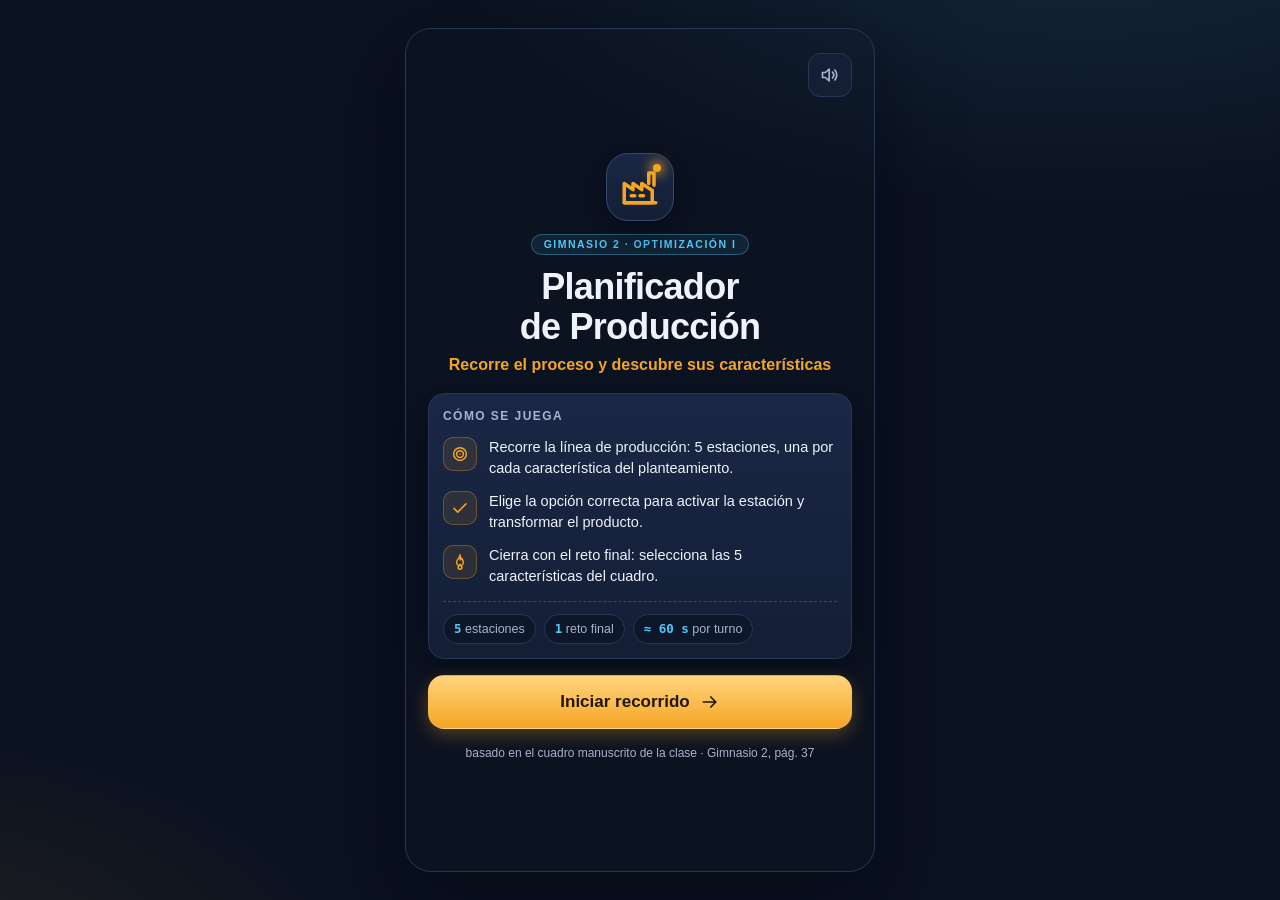
<file: index.html>
<!DOCTYPE html>
<html lang="es">
<head>
  <meta charset="UTF-8" />
  <meta name="viewport" content="width=device-width, initial-scale=1.0, viewport-fit=cover" />
  <meta name="theme-color" content="#0b1220" />
  <meta name="description" content="Microjuego educativo de planeación de producción: equilibra la fábrica planteando variables, balances, capacidad y función objetivo. Gimnasio 2 · Optimización I." />
  <title>Planificador de Producción · Equilibra la fábrica</title>
  <link rel="icon" href="data:image/svg+xml,%3Csvg xmlns='http://www.w3.org/2000/svg' viewBox='0 0 24 24' fill='none' stroke='%23f5a524' stroke-width='2' stroke-linecap='round' stroke-linejoin='round'%3E%3Cpath d='M3 21V10l5 3.5V10l5 3.5V10l6 4v7z'/%3E%3Cpath d='M3 21h18'/%3E%3Cpath d='M17 10V4h3v7'/%3E%3C/svg%3E" />
  <link rel="stylesheet" href="styles.css" />
</head>
<body>

  <!-- ══════════ SPRITE DE ICONOS (SVG propio) ══════════ -->
  <svg xmlns="http://www.w3.org/2000/svg" style="display:none" aria-hidden="true">
    <symbol id="ic-fabrica" viewBox="0 0 24 24">
      <path d="M3 21V10l5 3.5V10l5 3.5V10l6 4v7z"/>
      <path d="M3 21h18"/>
      <path d="M17 10V4h3v7"/>
      <path d="M7 17h2M12 17h2"/>
    </symbol>
    <symbol id="ic-caja" viewBox="0 0 24 24">
      <path d="M21 8l-9-5-9 5v8l9 5 9-5V8z"/>
      <path d="M3 8l9 5 9-5"/>
      <path d="M12 13v8"/>
    </symbol>
    <symbol id="ic-camion" viewBox="0 0 24 24">
      <path d="M2 6h11v9H2z"/>
      <path d="M13 9h5l3 3.5V15h-8z"/>
      <circle cx="6.5" cy="17.5" r="1.8"/>
      <circle cx="16.5" cy="17.5" r="1.8"/>
    </symbol>
    <symbol id="ic-velocimetro" viewBox="0 0 24 24">
      <path d="M5 19a9 9 0 1 1 14 0"/>
      <path d="M12 13l4-4"/>
      <circle cx="12" cy="13" r="1.6"/>
    </symbol>
    <symbol id="ic-moneda" viewBox="0 0 24 24">
      <circle cx="12" cy="12" r="8"/>
      <path d="M12 7.5v9"/>
      <path d="M14.5 9.6c-.6-.8-1.5-1.3-2.5-1.3-1.4 0-2.5.8-2.5 1.8 0 2.6 5 1.4 5 4 0 1-1.1 1.8-2.5 1.8-1 0-1.9-.5-2.5-1.3"/>
    </symbol>
    <symbol id="ic-calendario" viewBox="0 0 24 24">
      <rect x="3" y="5" width="18" height="16" rx="2"/>
      <path d="M3 10h18M8 3v4M16 3v4"/>
    </symbol>
    <symbol id="ic-rayo" viewBox="0 0 24 24">
      <path d="M13 2L4.5 13.5H11L10 22l8.5-11.5H12L13 2z"/>
    </symbol>
    <symbol id="ic-tiempo" viewBox="0 0 24 24">
      <circle cx="12" cy="13.5" r="7.5"/>
      <path d="M12 13.5V9.5M10 2.5h4M12 2.5v3.5"/>
    </symbol>
    <symbol id="ic-sonido-on" viewBox="0 0 24 24">
      <path d="M11 5L6.5 9H3v6h3.5L11 19V5z"/>
      <path d="M15 8.6a5 5 0 0 1 0 6.8M17.8 6a9 9 0 0 1 0 12"/>
    </symbol>
    <symbol id="ic-sonido-off" viewBox="0 0 24 24">
      <path d="M11 5L6.5 9H3v6h3.5L11 19V5z"/>
      <path d="M16 9.5l5 5M21 9.5l-5 5"/>
    </symbol>
    <symbol id="ic-check" viewBox="0 0 24 24">
      <path d="M4 12.5l5 5L20 6.5"/>
    </symbol>
    <symbol id="ic-x" viewBox="0 0 24 24">
      <path d="M6 6l12 12M18 6L6 18"/>
    </symbol>
    <symbol id="ic-estrella" viewBox="0 0 24 24">
      <path d="M12 3l2.7 5.6 6.1.8-4.5 4.2 1.1 6-5.4-3-5.4 3 1.1-6L3.2 9.4l6.1-.8L12 3z"/>
    </symbol>
    <symbol id="ic-fuego" viewBox="0 0 24 24">
      <path d="M12 2.5c.8 3.8-4.5 5.6-4.5 10a4.5 4.5 0 0 0 9 0c0-2-1-3.6-2.1-5.2-.9 1.4-1.9 2-1.9 2s.6-4-.5-6.8z"/>
      <path d="M12 21.5a2.6 2.6 0 0 0 2.6-2.6c0-1.4-1.3-2.6-2.6-3.9-1.3 1.3-2.6 2.5-2.6 3.9A2.6 2.6 0 0 0 12 21.5z"/>
    </symbol>
    <symbol id="ic-trofeo" viewBox="0 0 24 24">
      <path d="M8 3h8v6a4 4 0 0 1-8 0V3z"/>
      <path d="M8 4.5H4.5a3.6 3.6 0 0 0 3.7 3.5M16 4.5h3.5a3.6 3.6 0 0 1-3.7 3.5"/>
      <path d="M12 13v3.5M8.5 20.5h7M10 16.5h4l.7 4H9.3l.7-4z"/>
    </symbol>
    <symbol id="ic-repetir" viewBox="0 0 24 24">
      <path d="M3.5 12a8.5 8.5 0 1 0 2.8-6.3"/>
      <path d="M3.5 4v5h5"/>
    </symbol>
    <symbol id="ic-flecha" viewBox="0 0 24 24">
      <path d="M4 12h14M13 6l6 6-6 6"/>
    </symbol>
    <symbol id="ic-diana" viewBox="0 0 24 24">
      <circle cx="12" cy="12" r="8.5"/>
      <circle cx="12" cy="12" r="4.5"/>
      <circle cx="12" cy="12" r="1" fill="currentColor" stroke="none"/>
    </symbol>
    <symbol id="ic-almacen" viewBox="0 0 24 24">
      <path d="M2 21V9l10-6 10 6v12"/>
      <path d="M2 21h20"/>
      <path d="M7 21v-7h10v7"/>
      <path d="M7 17h10"/>
    </symbol>
  </svg>

  <div class="app" id="app">

    <!-- ══════════ PANTALLA: INICIO ══════════ -->
    <section id="pantalla-inicio" class="pantalla" aria-label="Pantalla de inicio">
      <button id="btn-sonido-inicio" class="btn-sonido" aria-label="Activar o silenciar sonido" aria-pressed="true">
        <svg class="icono"><use href="#ic-sonido-on"/></svg>
      </button>

      <div class="inicio-cabecera">
        <div class="logo" aria-hidden="true">
          <svg class="icono logo-fabrica"><use href="#ic-fabrica"/></svg>
          <span class="logo-chispa" aria-hidden="true"></span>
        </div>
        <p class="cinta">GIMNASIO 2 · OPTIMIZACIÓN I</p>
        <h1>Planificador de&nbsp;Producción</h1>
        <p class="subtitulo">Recorre el proceso y descubre sus características</p>
      </div>

      <div class="tarjeta reglas">
        <h2 class="tarjeta-titulo">Cómo se juega</h2>
        <ol class="pasos">
          <li>
            <span class="paso-icono" aria-hidden="true"><svg class="icono"><use href="#ic-diana"/></svg></span>
            <span>Recorre la línea de producción: 5 estaciones, una por cada característica del planteamiento.</span>
          </li>
          <li>
            <span class="paso-icono" aria-hidden="true"><svg class="icono"><use href="#ic-check"/></svg></span>
            <span>Elige la opción correcta para activar la estación y transformar el producto.</span>
          </li>
          <li>
            <span class="paso-icono" aria-hidden="true"><svg class="icono"><use href="#ic-fuego"/></svg></span>
            <span>Cierra con el reto final: selecciona las 5 características del cuadro.</span>
          </li>
        </ol>
        <div class="leyenda" aria-label="Contenido de la partida">
          <span class="leyenda-item"><b>5</b> estaciones</span>
          <span class="leyenda-item"><b>1</b> reto final</span>
          <span class="leyenda-item"><b>≈ 60 s</b> por turno</span>
        </div>
      </div>

      <button id="btn-comenzar" class="btn btn-primario">
        Iniciar recorrido
        <svg class="icono"><use href="#ic-flecha"/></svg>
      </button>
      <p class="nota-inicio">basado en el cuadro manuscrito de la clase · Gimnasio 2, pág. 37</p>
    </section>

    <!-- ══════════ PANTALLA: JUEGO ══════════ -->
    <section id="pantalla-juego" class="pantalla oculta" aria-label="Ronda de preguntas">
      <header class="barra">
        <div class="progreso" id="progreso" role="img" aria-label="Progreso de la partida"></div>
        <div class="metricas" aria-label="Marcador">
          <span class="metrica metrica-puntos" title="Puntos"><svg class="icono"><use href="#ic-moneda"/></svg><b id="m-puntos">0</b></span>
          <span class="metrica metrica-racha" title="Racha"><svg class="icono"><use href="#ic-fuego"/></svg><b id="m-racha">0</b></span>
          <span class="metrica metrica-tiempo" title="Tiempo"><svg class="icono"><use href="#ic-tiempo"/></svg><b id="m-tiempo">0:00</b></span>
        </div>
        <button id="btn-sonido" class="btn-sonido" aria-label="Activar o silenciar sonido" aria-pressed="true">
          <svg class="icono"><use href="#ic-sonido-on"/></svg>
        </button>
      </header>

      <!-- Escena de la fábrica -->
      <div class="escena" aria-hidden="true">
        <div class="escena-cielo">
          <svg class="fabrica" viewBox="0 0 100 78">
            <path class="fab-humo" d="M74 12c-2 2 2 4 0 6" />
            <rect class="fab-chimenea" x="71" y="14" width="7" height="18" rx="1"/>
            <path class="fab-cuerpo" d="M8 74V34l16 11V34l16 11V34l17 11v29z"/>
            <rect class="fab-puerta" x="16" y="58" width="10" height="16" rx="1"/>
            <rect class="fab-ventana" x="38" y="56" width="8" height="7" rx="1"/>
          </svg>
          <div class="cinta-transportadora">
            <div class="cinta-banda">
              <span class="caja-rodante caja-a"></span>
              <span class="caja-rodante caja-b"></span>
            </div>
          </div>
          <div class="almacen">
            <svg viewBox="0 0 100 78">
              <path class="alm-techo" d="M8 30L50 6l42 24"/>
              <path class="alm-cuerpo" d="M14 30h72v44H14z"/>
              <path class="alm-puerta" d="M26 74V44h48v30"/>
            </svg>
            <div class="almacen-cajas" id="almacen-cajas"></div>
            <span class="almacen-contador" id="almacen-contador">0</span>
          </div>
        </div>
        <div class="linea-estaciones" id="estaciones" role="img" aria-label="Línea de producción con 5 estaciones"></div>
        <div class="chips" id="chips"></div>
      </div>

      <!-- Reto -->
      <main class="reto">
        <div class="reto-meta">
          <span class="reto-ronda" id="reto-ronda">Estación 1 de 5</span>
          <span class="reto-tipo" id="reto-tipo">Transformación</span>
        </div>
        <h2 class="pregunta" id="pregunta"></h2>
        <div class="opciones" id="opciones" role="group" aria-label="Opciones de respuesta"></div>

        <!-- Reto final: memoria del cuadro -->
        <div id="reto-final" hidden>
          <h3 class="cuadro-titulo" id="cuadro-titulo">PLANTEAMIENTO DE PROCESO DE PRODUCCIÓN</h3>
          <p class="cuadro-instr" id="cuadro-instr"></p>
          <div class="tarjetas" id="tarjetas" role="group" aria-label="Tarjetas de características"></div>
          <button class="btn btn-primario" id="btn-confirmar" disabled>
            Confirmar selección
            <svg class="icono"><use href="#ic-check"/></svg>
          </button>
        </div>

        <div class="feedback" id="feedback" aria-live="polite" hidden>
          <div class="feedback-icono" id="feedback-icono" aria-hidden="true"></div>
          <p class="feedback-texto" id="feedback-texto"></p>
          <button class="btn btn-siguiente" id="btn-siguiente">
            Siguiente
            <svg class="icono"><use href="#ic-flecha"/></svg>
          </button>
        </div>
      </main>
    </section>

    <!-- ══════════ PANTALLA: RESULTADO ══════════ -->
    <section id="pantalla-resultado" class="pantalla oculta" aria-label="Resultado de la partida">
      <div class="resultado-cabecera">
        <div class="trofeo" aria-hidden="true"><svg class="icono"><use href="#ic-trofeo"/></svg></div>
        <p class="cinta cinta-exito">¡PROCESO COMPLETADO!</p>
        <h2 class="resultado-titulo" id="resultado-titulo">Proceso dominado</h2>
        <p class="resultado-sub" id="resultado-sub"></p>
      </div>

      <div class="marcador-final">
        <div class="puntaje-final">
          <span class="puntaje-numero" id="r-puntos">0</span>
          <span class="puntaje-etiqueta">puntos</span>
        </div>
        <div class="stats-final">
          <div class="stat"><svg class="icono"><use href="#ic-check"/></svg><b id="r-aciertos">0/6</b><span>aciertos</span></div>
          <div class="stat"><svg class="icono"><use href="#ic-fuego"/></svg><b id="r-racha">0</b><span>racha máx.</span></div>
          <div class="stat"><svg class="icono"><use href="#ic-tiempo"/></svg><b id="r-tiempo">0:00</b><span>tiempo</span></div>
        </div>
      </div>

      <div class="tarjeta repaso">
        <h3 class="tarjeta-titulo">El cuadro que sabes llenar</h3>
        <p class="cuadro-centro">Planteamiento de Proceso de Producción</p>
        <ul class="cuadro-lista" id="cuadro-lista"></ul>
      </div>

      <div class="acciones-finales">
        <button class="btn btn-primario" id="btn-repetir">
          <svg class="icono"><use href="#ic-repetir"/></svg>
          Jugar otra vez
        </button>
        <button class="btn btn-fantasma" id="btn-inicio">Volver al inicio</button>
      </div>
    </section>

  </div>

  <script src="data.js"></script>
  <script src="optilab-results.js"></script>
  <script src="script.js"></script>
</body>
</html>
</file>
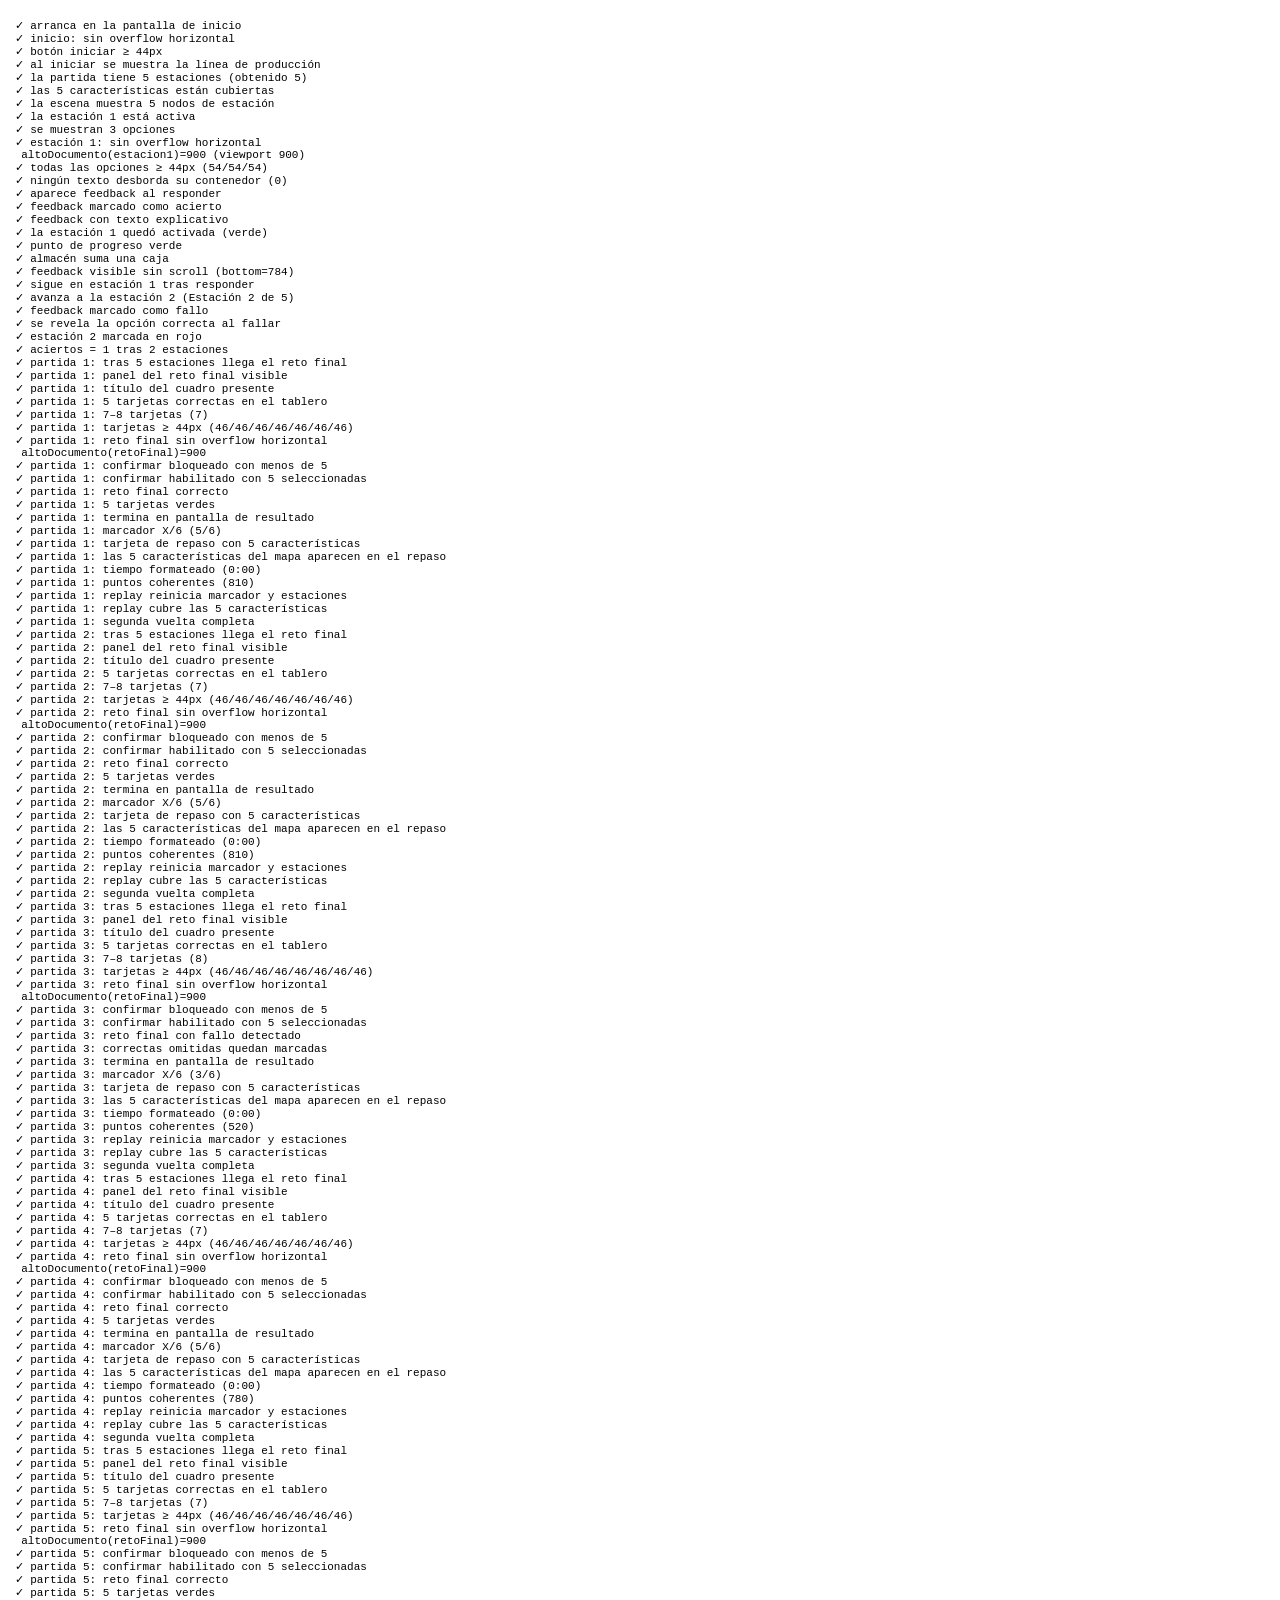
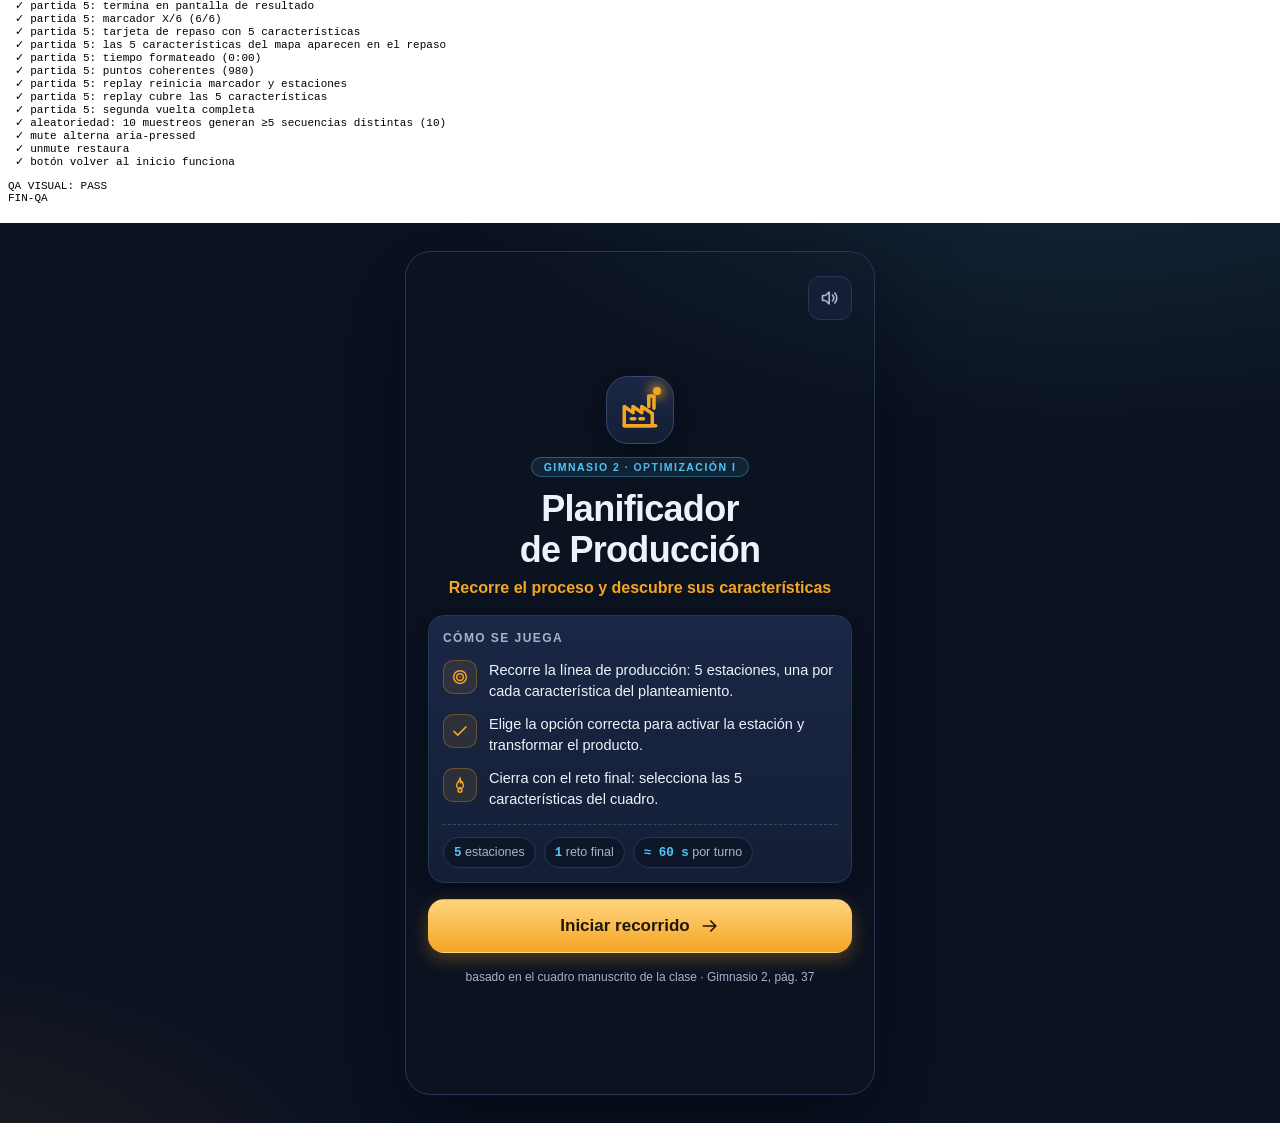
<file: qa/qa.html>
<!DOCTYPE html>
<!-- QA automatizado del juego CORREGIDO (5 estaciones + reto final):
     se sirve junto a index.html y ejecuta verificaciones en un iframe
     del tamaño exacto del viewport. Uso:
     qa.html            → batería completa (overflow, táctiles, 5 partidas)
     qa.html#shot-X     → prepara un estado para captura
                          (intro|juego|feedback-ok|feedback-mal|reto-final|resultado) -->
<html lang="es">
<head>
<meta charset="UTF-8">
<style>body{margin:0}pre{font:11px monospace;white-space:pre-wrap;padding:8px}</style>
</head>
<body>
<pre id="salida">iniciando…</pre>
<iframe id="marco" style="border:0"></iframe>
<script>
'use strict';
const SALIDA = [];
const log = (s) => { SALIDA.push(s); document.getElementById('salida').textContent = SALIDA.join('\n'); };
const fallos = [];

const afirmar = (cond, msg) => {
  log((cond ? ' ✓ ' : ' ✗ ') + msg);
  if (!cond) fallos.push(msg);
};

const marco = document.getElementById('marco');
const ESTADO_HASH = {
  'intro': '', 'juego': '#jugar', 'feedback-ok': '#feedback-ok',
  'feedback-mal': '#feedback-mal', 'reto-final': '#reto-final', 'resultado': '#resultado'
};
const params = (location.hash.match(/shot-([\w-]+)/) || [])[1];
const ALTO_FORZADO = location.hash.includes('h844') ? 844 : null;

function ajustarMarco() {
  if (params) {
    marco.style.width = '390px';
    marco.style.height = '844px';
    return;
  }
  marco.style.width = window.innerWidth + 'px';
  marco.style.height = (ALTO_FORZADO || window.innerHeight) + 'px';
}
ajustarMarco();

marco.src = params ? '../index.html' + ESTADO_HASH[params] : '../index.html';

function doc() { return marco.contentDocument; }
function win() { return marco.contentWindow; }

function sinOverflowHorizontal() {
  const d = doc();
  return d.documentElement.scrollWidth <= marco.clientWidth;
}
function altoDocumento() { return doc().documentElement.scrollHeight; }
function altoVisible() { return ALTO_FORZADO || window.innerHeight; }

function estadoVisible(nombre) {
  return !doc().getElementById('pantalla-' + nombre).classList.contains('oculta');
}

function iniciarJuego(d) {
  d.getElementById('btn-comenzar').click();
}

/* Recorre 5 estaciones (mezclando aciertos/fallos) y llega al reto final */
function jugarEstaciones(d, w, probAcierto) {
  for (let i = 0; i < 5; i++) {
    const bots = Array.from(d.querySelectorAll('#opciones .opcion'));
    (Math.random() < probAcierto ? bots.find(b => b._ok) : bots.find(b => !b._ok)).click();
    d.getElementById('btn-siguiente').click();
  }
}

window.onerror = (msg) => { log('ERROR JS: ' + msg); log('FIN-QA'); };

function iniciarBateria() {
  try {
    if (params) {
      // Modo captura: iframe fijo 390×844 sobre fondo blanco (recorte exacto)
      document.body.style.cssText = 'margin:0;background:#fff';
      document.getElementById('salida').style.display = 'none';
      ajustarMarco();
      log('CAPTURA estado=' + params);
      log('overflowHorizontal=' + !sinOverflowHorizontal() + ' altoDoc=' + altoDocumento() + ' viewport=' + altoVisible());
      log('FIN-CAPTURA');
      return;
    }

    /* ═══════ BATERÍA COMPLETA ═══════ */
    const d = doc(), w = win();

    // Pantalla inicial
    afirmar(estadoVisible('inicio'), 'arranca en la pantalla de inicio');
    afirmar(sinOverflowHorizontal(), 'inicio: sin overflow horizontal');
    afirmar(d.getElementById('btn-comenzar').getBoundingClientRect().height >= 44, 'botón iniciar ≥ 44px');

    // Iniciar partida
    d.getElementById('btn-comenzar').click();
    afirmar(estadoVisible('juego'), 'al iniciar se muestra la línea de producción');
    afirmar(w.estado.rondas.length === 5, 'la partida tiene 5 estaciones (obtenido ' + w.estado.rondas.length + ')');
    afirmar(new Set(w.estado.rondas.map(r => r.car)).size === 5, 'las 5 características están cubiertas');
    afirmar(d.querySelectorAll('.estacion-nodo').length === 5, 'la escena muestra 5 nodos de estación');
    afirmar(d.querySelector('.estacion-nodo.actual') !== null, 'la estación 1 está activa');
    afirmar(d.querySelectorAll('#opciones .opcion').length === 3, 'se muestran 3 opciones');
    afirmar(sinOverflowHorizontal(), 'estación 1: sin overflow horizontal');
    log('  altoDocumento(estacion1)=' + altoDocumento() + ' (viewport ' + altoVisible() + ')');

    // Botones táctiles
    const alturas = Array.from(d.querySelectorAll('.opcion')).map(b => b.getBoundingClientRect().height);
    afirmar(alturas.every(h => h >= 44), 'todas las opciones ≥ 44px (' + alturas.map(h => Math.round(h)).join('/') + ')');

    // Textos no desbordan su contenedor
    let desbordadas = 0;
    d.querySelectorAll('.opcion, .pregunta, .chip, .estacion-extremo').forEach(el => {
      if (el.scrollWidth > el.clientWidth + 1) desbordadas++;
    });
    afirmar(desbordadas === 0, 'ningún texto desborda su contenedor (' + desbordadas + ')');

    // Responder correcto → feedback + estación activada
    const btnOk = Array.from(d.querySelectorAll('#opciones .opcion')).find(b => b._ok);
    btnOk.click();
    afirmar(!d.getElementById('feedback').hidden, 'aparece feedback al responder');
    afirmar(d.getElementById('feedback').classList.contains('acierto'), 'feedback marcado como acierto');
    afirmar(d.getElementById('feedback-texto').textContent.length > 10, 'feedback con texto explicativo');
    afirmar(d.querySelectorAll('.estacion-nodo.ok').length === 1, 'la estación 1 quedó activada (verde)');
    afirmar(d.querySelectorAll('.progreso-dot.ok').length === 1, 'punto de progreso verde');
    afirmar(d.getElementById('almacen-contador').textContent === '1', 'almacén suma una caja');
    const fbBox = d.getElementById('feedback').getBoundingClientRect();
    afirmar(fbBox.bottom <= altoVisible(), 'feedback visible sin scroll (bottom=' + Math.round(fbBox.bottom) + ')');
    afirmar(w.estado.fase === 'estaciones' && w.estado.indice === 0, 'sigue en estación 1 tras responder');

    // Responder mal → muestra la correcta
    d.getElementById('btn-siguiente').click();
    afirmar(d.getElementById('reto-ronda').textContent.includes('2'), 'avanza a la estación 2 (' + d.getElementById('reto-ronda').textContent + ')');
    const btnMal = Array.from(d.querySelectorAll('#opciones .opcion')).find(b => !b._ok);
    btnMal.click();
    afirmar(d.getElementById('feedback').classList.contains('fallo'), 'feedback marcado como fallo');
    afirmar(d.querySelectorAll('#opciones .opcion.correcta').length === 1, 'se revela la opción correcta al fallar');
    afirmar(d.querySelectorAll('.estacion-nodo.mal').length === 1, 'estación 2 marcada en rojo');
    afirmar(w.estado.aciertos === 1, 'aciertos = 1 tras 2 estaciones');

    /* ---------- 5 partidas simuladas punta a punta ---------- */
    for (let p = 1; p <= 5; p++) {
      w.cambiarPantalla('inicio');
      d.getElementById('btn-comenzar').click();
      const rondas = w.estado.rondas.length;
      const cars = new Set(w.estado.rondas.map(r => r.car));
      jugarEstaciones(d, w, 0.75);
      afirmar(w.estado.fase === 'final', 'partida ' + p + ': tras 5 estaciones llega el reto final');
      afirmar(!d.getElementById('reto-final').hidden, 'partida ' + p + ': panel del reto final visible');
      afirmar(d.getElementById('cuadro-titulo').textContent.toUpperCase().includes('PLANTEAMIENTO DE PROCESO DE PRODUCCIÓN'), 'partida ' + p + ': título del cuadro presente');

      const tarjetas = Array.from(d.querySelectorAll('.tarjeta-cara'));
      const nCorrectasEnTablero = tarjetas.filter(b => b._ok).length;
      afirmar(nCorrectasEnTablero === 5, 'partida ' + p + ': 5 tarjetas correctas en el tablero');
      afirmar(tarjetas.length === 7 || tarjetas.length === 8, 'partida ' + p + ': 7–8 tarjetas (' + tarjetas.length + ')');
      const alturasTarjetas = tarjetas.map(b => b.getBoundingClientRect().height);
      afirmar(alturasTarjetas.every(h => h >= 44), 'partida ' + p + ': tarjetas ≥ 44px (' + alturasTarjetas.map(h => Math.round(h)).join('/') + ')');
      afirmar(sinOverflowHorizontal(), 'partida ' + p + ': reto final sin overflow horizontal');
      log('  altoDocumento(retoFinal)=' + altoDocumento());

      // Confirmar deshabilitado sin 5 seleccionadas
      afirmar(d.getElementById('btn-confirmar').disabled, 'partida ' + p + ': confirmar bloqueado con menos de 5');

      // Seleccionar 5 correctas y confirmar (4 de 5 partidas: correcto)
      const bien = (p !== 3);
      const objetivo = bien ? tarjetas.filter(b => b._ok)
        : [...tarjetas.filter(b => b._ok).slice(0, 3), ...tarjetas.filter(b => !b._ok).slice(0, 2)];
      objetivo.forEach(b => b.click());
      afirmar(!d.getElementById('btn-confirmar').disabled, 'partida ' + p + ': confirmar habilitado con 5 seleccionadas');
      d.getElementById('btn-confirmar').click();
      if (bien) {
        afirmar(d.getElementById('feedback').classList.contains('acierto'), 'partida ' + p + ': reto final correcto');
        afirmar(d.querySelectorAll('.tarjeta-cara.correcta').length === 5, 'partida ' + p + ': 5 tarjetas verdes');
      } else {
        afirmar(d.getElementById('feedback').classList.contains('fallo'), 'partida ' + p + ': reto final con fallo detectado');
        afirmar(d.querySelectorAll('.tarjeta-cara.pendiente').length >= 1, 'partida ' + p + ': correctas omitidas quedan marcadas');
      }
      d.getElementById('btn-siguiente').click();
      afirmar(estadoVisible('resultado'), 'partida ' + p + ': termina en pantalla de resultado');

      // Resultado
      afirmar(d.getElementById('r-aciertos').textContent.endsWith('/6'), 'partida ' + p + ': marcador X/6 (' + d.getElementById('r-aciertos').textContent + ')');
      const itemsCuadro = Array.from(d.querySelectorAll('.cuadro-lista li')).map(li => li.textContent.trim());
      afirmar(itemsCuadro.length === 5, 'partida ' + p + ': tarjeta de repaso con 5 características');
      const normalizar = s => s.toLowerCase().normalize('NFD').replace(/[\u0300-\u036f]/g, '');
      const todasReflejadas = w.ESTACIONES.every(est => itemsCuadro.some(it => normalizar(it).includes(normalizar(est.nombre).slice(0, 18))));
      afirmar(todasReflejadas, 'partida ' + p + ': las 5 características del mapa aparecen en el repaso');
      afirmar(/^\d+:\d\d$/.test(d.getElementById('r-tiempo').textContent), 'partida ' + p + ': tiempo formateado (' + d.getElementById('r-tiempo').textContent + ')');
      afirmar(w.estado.puntos >= 300, 'partida ' + p + ': puntos coherentes (' + w.estado.puntos + ')');

      // Replay
      d.getElementById('btn-repetir').click();
      afirmar(estadoVisible('juego') && w.estado.indice === 0 && w.estado.puntos === 0 && w.estado.fase === 'estaciones',
        'partida ' + p + ': replay reinicia marcador y estaciones');
      afirmar(new Set(w.estado.rondas.map(r => r.car)).size === 5, 'partida ' + p + ': replay cubre las 5 características');
      jugarEstaciones(d, w, 1);
      const tarjetas2 = Array.from(d.querySelectorAll('.tarjeta-cara'));
      tarjetas2.filter(b => b._ok).forEach(b => b.click());
      d.getElementById('btn-confirmar').click();
      d.getElementById('btn-siguiente').click();
      afirmar(estadoVisible('resultado'), 'partida ' + p + ': segunda vuelta completa');
    }

    // Muestreo: variedad entre partidas
    const muestras = new Set();
    for (let i = 0; i < 10; i++) { w.estado.rondas = w.muestrearPartida(); muestras.add(w.estado.rondas.map(r => r.id).join('|')); }
    afirmar(muestras.size >= 5, 'aleatoriedad: 10 muestreos generan ≥5 secuencias distintas (' + muestras.size + ')');

    // Audio: silenciar alterna
    d.getElementById('btn-sonido').click();
    afirmar(d.getElementById('btn-sonido').getAttribute('aria-pressed') === 'false', 'mute alterna aria-pressed');
    d.getElementById('btn-sonido').click();
    afirmar(d.getElementById('btn-sonido').getAttribute('aria-pressed') === 'true', 'unmute restaura');

    // Volver al inicio
    d.getElementById('btn-inicio').click();
    afirmar(estadoVisible('inicio'), 'botón volver al inicio funciona');

    log('');
    log(fallos.length ? 'QA VISUAL: FAIL (' + fallos.length + ')' : 'QA VISUAL: PASS');
    log('FIN-QA');
  } catch (e) {
    log('EXCEPCIÓN: ' + e.message);
    log('FIN-QA');
  }
}

marco.addEventListener('load', iniciarBateria);
</script>
</body>
</html>
</file>
<file: styles.css>
/* ============================================================
   PLANIFICADOR DE PRODUCCIÓN — Hoja de estilos
   Mobile-first (390 × 844 de referencia) · tema "fábrica nocturna"
   ============================================================ */

:root {
  --bg: #0b1220;
  --bg-2: #0e1729;
  --panel: #141f36;
  --panel-2: #1a2745;
  --borde: #263755;
  --borde-fuerte: #35496e;
  --texto: #eef2fa;
  --texto-2: #a7b4cc;
  --ambar: #f5a524;
  --ambar-suave: #ffd47e;
  --cian: #53c6f5;
  --verde: #3ecf8e;
  --verde-oscuro: #0e3b2a;
  --rojo: #ff7a7a;
  --rojo-oscuro: #43181f;
  --radio: 16px;
  --radio-ch: 10px;
  --sombra: 0 10px 30px rgba(2, 6, 16, .45);
  --fuente: -apple-system, BlinkMacSystemFont, "Segoe UI", Roboto, "Helvetica Neue", Arial, sans-serif;
  --mono: ui-monospace, "SF Mono", SFMono-Regular, Menlo, Consolas, monospace;
}

* { box-sizing: border-box; margin: 0; padding: 0; }

[hidden] { display: none !important; }

html { height: 100%; }

body {
  min-height: 100dvh;
  font-family: var(--fuente);
  color: var(--texto);
  background:
    radial-gradient(1100px 500px at 85% -10%, rgba(83, 198, 245, .12), transparent 60%),
    radial-gradient(900px 480px at -10% 110%, rgba(245, 165, 36, .10), transparent 55%),
    var(--bg);
  -webkit-font-smoothing: antialiased;
  line-height: 1.45;
}

/* ---------- Contenedor de app (móvil primero) ---------- */
.app {
  width: 100%;
  max-width: 430px;
  margin: 0 auto;
  min-height: 100dvh;
  display: flex;
  flex-direction: column;
  padding: calc(env(safe-area-inset-top) + 10px) 16px calc(env(safe-area-inset-bottom) + 14px);
}

.pantalla { display: flex; flex-direction: column; flex: 1; gap: 14px; }
.oculta { display: none !important; }

/* ---------- Iconos ---------- */
.icono {
  width: 20px; height: 20px;
  fill: none; stroke: currentColor;
  stroke-width: 2; stroke-linecap: round; stroke-linejoin: round;
  flex: none;
}

/* ---------- Botones ---------- */
.btn {
  display: flex; align-items: center; justify-content: center; gap: 10px;
  width: 100%;
  min-height: 54px;
  padding: 12px 18px;
  font: 700 17px/1.2 var(--fuente);
  color: var(--texto);
  background: var(--panel-2);
  border: 1px solid var(--borde-fuerte);
  border-radius: var(--radio);
  cursor: pointer;
  transition: transform .12s ease, background .15s ease, border-color .15s ease;
}
.btn:active { transform: scale(.98); }

.btn-primario {
  background: linear-gradient(180deg, var(--ambar-suave), var(--ambar));
  border-color: transparent;
  color: #221604;
  box-shadow: 0 6px 18px rgba(245, 165, 36, .30);
}

.btn-fantasma {
  background: transparent;
  border-color: var(--borde-fuerte);
  color: var(--texto-2);
}

:focus-visible {
  outline: 3px solid var(--cian);
  outline-offset: 2px;
  border-radius: 6px;
}

/* ---------- Botón de sonido ---------- */
.btn-sonido {
  display: grid; place-items: center;
  width: 44px; height: 44px;
  color: var(--texto-2);
  background: var(--panel);
  border: 1px solid var(--borde);
  border-radius: 12px;
  cursor: pointer;
  flex: none;
}
.btn-sonido[aria-pressed="false"] { color: #6b7a95; }

/* ============================================================
   PANTALLA INICIO
   ============================================================ */
#pantalla-inicio { justify-content: center; gap: 16px; position: relative; }
#pantalla-inicio .btn-sonido { position: absolute; top: 2px; right: 0; }

.inicio-cabecera { text-align: center; padding-top: 18px; }

.logo {
  position: relative;
  display: grid; place-items: center;
  width: 68px; height: 68px;
  margin: 0 auto 10px;
  border-radius: 22px;
  color: var(--ambar);
  background: linear-gradient(180deg, var(--panel-2), var(--panel));
  border: 1px solid var(--borde-fuerte);
  box-shadow: var(--sombra);
}
.logo-fabrica { width: 42px; height: 42px; }
.logo-chispa {
  position: absolute; top: 10px; right: 12px;
  width: 8px; height: 8px; border-radius: 50%;
  background: var(--ambar);
  box-shadow: 0 0 12px 3px rgba(245, 165, 36, .8);
  animation: chispa 1.8s ease-in-out infinite;
}
@keyframes chispa { 0%, 100% { opacity: 1; } 50% { opacity: .25; } }

.cinta {
  display: inline-block;
  padding: 4px 12px;
  font: 800 10.5px/1 var(--fuente);
  letter-spacing: .14em;
  color: var(--cian);
  background: rgba(83, 198, 245, .10);
  border: 1px solid rgba(83, 198, 245, .35);
  border-radius: 999px;
  margin-bottom: 12px;
}
.cinta-exito {
  color: var(--verde);
  background: rgba(62, 207, 142, .10);
  border-color: rgba(62, 207, 142, .4);
}

h1 {
  font-size: 31px;
  line-height: 1.12;
  letter-spacing: -.02em;
  font-weight: 800;
  text-wrap: balance;
}

.subtitulo {
  margin-top: 6px;
  font-size: 16px;
  font-weight: 600;
  color: var(--ambar);
}

.tarjeta {
  background: linear-gradient(180deg, var(--panel-2), var(--panel));
  border: 1px solid var(--borde);
  border-radius: var(--radio);
  padding: 14px;
  box-shadow: var(--sombra);
}

.tarjeta-titulo {
  font-size: 12px;
  font-weight: 800;
  letter-spacing: .12em;
  text-transform: uppercase;
  color: var(--texto-2);
  margin-bottom: 12px;
}

.pasos { list-style: none; display: flex; flex-direction: column; gap: 12px; }
.pasos li {
  display: flex; align-items: flex-start; gap: 12px;
  font-size: 14.5px; color: var(--texto);
}
.paso-icono {
  display: grid; place-items: center;
  width: 34px; height: 34px; flex: none;
  border-radius: 10px;
  color: var(--ambar);
  background: rgba(245, 165, 36, .10);
  border: 1px solid rgba(245, 165, 36, .30);
}
.paso-icono .icono { width: 18px; height: 18px; }

.leyenda {
  display: flex; flex-wrap: wrap; gap: 8px;
  margin-top: 14px; padding-top: 12px;
  border-top: 1px dashed var(--borde-fuerte);
}
.leyenda-item {
  font-size: 12.5px;
  color: var(--texto-2);
  background: var(--bg-2);
  border: 1px solid var(--borde);
  border-radius: 999px;
  padding: 5px 10px;
}
.leyenda-item b { color: var(--cian); font-family: var(--mono); font-weight: 700; }

.nota-inicio {
  text-align: center;
  font-size: 12px;
  color: var(--texto-2);
  padding: 0 8px;
}

/* ============================================================
   PANTALLA JUEGO
   ============================================================ */
#pantalla-juego { gap: 8px; }

.barra {
  display: flex; align-items: center; gap: 10px;
  min-height: 44px;
}

.progreso { display: flex; gap: 4px; flex: 1; min-width: 0; }
.progreso-dot {
  width: 11px; height: 11px;
  border-radius: 50%;
  background: var(--panel-2);
  border: 1.5px solid var(--borde-fuerte);
  transition: background .2s ease, border-color .2s ease, transform .2s ease;
}
.progreso-dot.actual { border-color: var(--ambar); transform: scale(1.25); }
.progreso-dot.ok { background: var(--verde); border-color: var(--verde); }
.progreso-dot.mal { background: var(--rojo); border-color: var(--rojo); }

.metricas { display: flex; gap: 5px; min-width: 0; }
.metrica {
  display: flex; align-items: center; gap: 3px;
  min-height: 30px;
  padding: 3px 6px;
  font-size: 12px;
  color: var(--texto);
  background: var(--panel);
  border: 1px solid var(--borde);
  border-radius: 999px;
  font-variant-numeric: tabular-nums;
}
.metrica .icono { width: 13px; height: 13px; }
.metrica-puntos { color: var(--ambar); }
.metrica-racha { color: var(--rojo); }
.metrica-tiempo { color: var(--cian); }

/* ---------- Escena de fábrica ---------- */
.escena { display: flex; flex-direction: column; gap: 6px; }

.escena-cielo {
  position: relative;
  display: flex; align-items: flex-end; gap: 8px;
  height: 98px;
  padding: 8px 10px 6px;
  border-radius: var(--radio);
  border: 1px solid var(--borde);
  background:
    linear-gradient(180deg, rgba(83, 198, 245, .07), rgba(245, 165, 36, .05) 60%, transparent),
    var(--bg-2);
  overflow: hidden;
}

.fabrica, .almacen { width: 88px; flex: none; position: relative; }
.fabrica svg, .almacen svg { display: block; width: 100%; height: auto; }

.fab-cuerpo { fill: #1c2a4a; stroke: var(--borde-fuerte); stroke-width: 1.5; }
.fab-chimenea { fill: #22335a; stroke: var(--borde-fuerte); stroke-width: 1.5; }
.fab-puerta { fill: var(--ambar); opacity: .85; }
.fab-ventana { fill: var(--cian); opacity: .8; }
.fab-humo { fill: none; stroke: #7f8fae; stroke-width: 2; opacity: .5; animation: humo 3s ease-in-out infinite; }
@keyframes humo { 0% { transform: translateY(2px); opacity: .5; } 50% { transform: translateY(-3px); opacity: .15; } 100% { transform: translateY(2px); opacity: .5; } }

.alm-techo { fill: none; stroke: var(--borde-fuerte); stroke-width: 2; }
.alm-cuerpo { fill: #1c2a4a; stroke: var(--borde-fuerte); stroke-width: 1.5; }
.alm-puerta { fill: #101b31; stroke: var(--borde-fuerte); stroke-width: 1.5; }

.almacen-cajas {
  position: absolute;
  left: 18%; bottom: 6%;
  width: 64%;
  display: grid;
  grid-template-columns: repeat(4, 1fr);
  gap: 2px;
}
.almacen-cajas .mini-caja {
  width: 100%; aspect-ratio: 1;
  background: linear-gradient(180deg, #d99a2b, #b57614);
  border: 1px solid #f0b95c;
  border-radius: 2.5px;
  animation: pop .3s ease;
}
@keyframes pop { 0% { transform: scale(.2); } 70% { transform: scale(1.15); } 100% { transform: scale(1); } }

.almacen-contador {
  position: absolute; top: 2px; right: 2px;
  min-width: 22px; height: 22px;
  display: grid; place-items: center;
  padding: 0 5px;
  font: 700 12px/1 var(--fuente);
  color: #221604;
  background: var(--ambar);
  border-radius: 999px;
}

.cinta-transportadora {
  flex: 1;
  align-self: flex-end;
  height: 34px;
  margin-bottom: 10px;
  display: flex; align-items: flex-end;
}
.cinta-banda {
  position: relative;
  width: 100%; height: 12px;
  border-radius: 999px;
  background:
    repeating-linear-gradient(90deg, #2c3d63 0 10px, #22304f 10px 20px);
  border: 1.5px solid var(--borde-fuerte);
  animation: banda 1.4s linear infinite;
}
@keyframes banda { to { background-position: 20px 0; } }

.caja-rodante {
  position: absolute;
  bottom: 100%; margin-bottom: 3px;
  width: 16px; height: 16px;
  background: linear-gradient(180deg, #d99a2b, #b57614);
  border: 1px solid #f0b95c;
  border-radius: 3px;
}
.caja-a { animation: rodar 5s linear infinite; }
.caja-b { animation: rodar 5s linear infinite 2.5s; }
@keyframes rodar {
  0% { left: -6%; opacity: 0; }
  8% { opacity: 1; }
  88% { opacity: 1; }
  100% { left: 100%; opacity: 0; }
}

/* ---------- Línea de estaciones ---------- */
.linea-estaciones {
  display: flex;
  align-items: center;
  justify-content: center;
  gap: 5px;
}
.estacion-extremo {
  font: 800 8.5px/1.15 var(--fuente);
  letter-spacing: .08em;
  text-transform: uppercase;
  color: var(--texto-2);
  text-align: center;
  flex: none;
}
.estacion-nodo {
  display: grid; place-items: center;
  width: 30px; height: 30px;
  flex: none;
  border-radius: 50%;
  background: var(--panel-2);
  border: 1.5px solid var(--borde-fuerte);
  font: 800 13px/1 var(--fuente);
  color: var(--texto-2);
  transition: transform .2s ease, border-color .2s ease, background .2s ease;
}
.estacion-nodo.actual {
  border-color: var(--ambar);
  color: var(--ambar);
  transform: scale(1.18);
  box-shadow: 0 0 12px rgba(245, 165, 36, .45);
}
.estacion-nodo.ok {
  background: var(--verde);
  border-color: var(--verde);
  color: #06251a;
}
.estacion-nodo.mal {
  background: var(--rojo);
  border-color: var(--rojo);
  color: #3d0d12;
}
.estacion-flecha {
  width: 12px; height: 2px;
  flex: none;
  border-radius: 2px;
  background: linear-gradient(90deg, var(--borde-fuerte), var(--ambar));
  position: relative;
}
.estacion-flecha::after {
  content: '';
  position: absolute;
  right: -1px; top: -3px;
  border: 4px solid transparent;
  border-left-color: var(--ambar);
  border-right: 0;
}

/* El producto se transforma con cada acierto */
.escena[data-nivel="2"] .caja-rodante { filter: saturate(1.35) brightness(1.08); }
.escena[data-nivel="3"] .caja-rodante { filter: saturate(1.6) brightness(1.16) hue-rotate(-12deg); }
.escena[data-nivel="4"] .caja-rodante { filter: saturate(1.9) brightness(1.24) hue-rotate(-20deg); }
.escena[data-nivel="5"] .caja-rodante {
  filter: saturate(2.2) brightness(1.35);
  box-shadow: 0 0 14px rgba(245, 165, 36, .75);
}

/* ---------- Chips de datos ---------- */
.chips { display: flex; flex-wrap: wrap; gap: 6px; }
.chip {
  display: flex; align-items: center; gap: 5px;
  min-height: 26px;
  padding: 3px 9px 3px 6px;
  font-size: 12px;
  color: var(--texto);
  background: var(--panel);
  border: 1px solid var(--borde);
  border-radius: 999px;
}
.chip .icono { width: 13px; height: 13px; color: var(--ambar); }
.chip span { color: var(--texto-2); }
.chip b { color: var(--texto); font-variant-numeric: tabular-nums; white-space: nowrap; }

/* ---------- Reto ---------- */
.reto {
  display: flex; flex-direction: column; gap: 8px;
  flex: 1;
}

.reto-meta {
  display: flex; align-items: center; justify-content: space-between; gap: 8px;
}
.reto-ronda { font-size: 12px; font-weight: 700; letter-spacing: .08em; text-transform: uppercase; color: var(--texto-2); }
.reto-tipo {
  font-size: 11.5px; font-weight: 800; letter-spacing: .06em; text-transform: uppercase;
  color: var(--cian);
  background: rgba(83, 198, 245, .10);
  border: 1px solid rgba(83, 198, 245, .35);
  border-radius: 999px;
  padding: 4px 10px;
}

.pregunta {
  font-size: 17px;
  line-height: 1.42;
  font-weight: 650;
  text-wrap: pretty;
}
.pregunta b { color: var(--ambar-suave); }

.opciones { display: flex; flex-direction: column; gap: 8px; }

.opcion {
  display: flex; align-items: center; gap: 12px;
  width: 100%;
  min-height: 54px;
  padding: 11px 13px;
  text-align: left;
  font: 500 15px/1.35 var(--fuente);
  color: var(--texto);
  background: var(--panel);
  border: 1.5px solid var(--borde-fuerte);
  border-radius: var(--radio);
  cursor: pointer;
  transition: transform .1s ease, border-color .15s ease, background .15s ease;
}
.opcion:active { transform: scale(.985); }
.opcion .letra {
  display: grid; place-items: center;
  width: 30px; height: 30px; flex: none;
  font: 800 14px/1 var(--fuente);
  color: var(--cian);
  background: rgba(83, 198, 245, .10);
  border: 1.5px solid rgba(83, 198, 245, .4);
  border-radius: 9px;
}
.opcion .opcion-texto { flex: 1; min-width: 0; overflow-wrap: break-word; }
.opcion .opcion-ico { width: 22px; height: 22px; flex: none; visibility: hidden; }
.opcion .f {
  display: block;
  font-family: var(--mono);
  font-size: 13.5px;
  letter-spacing: -.01em;
}
.opcion.correcta {
  border-color: var(--verde);
  background: var(--verde-oscuro);
}
.opcion.correcta .letra { color: var(--verde); border-color: var(--verde); background: rgba(62, 207, 142, .12); }
.opcion.incorrecta {
  border-color: var(--rojo);
  background: var(--rojo-oscuro);
  animation: sacudir .35s ease;
}
.opcion.incorrecta .letra { color: var(--rojo); border-color: var(--rojo); background: rgba(255, 122, 122, .12); }
.opcion:disabled { cursor: default; opacity: .92; }
.opcion.atenuada { opacity: .55; }

@keyframes sacudir {
  0%, 100% { transform: translateX(0); }
  25% { transform: translateX(-5px); }
  75% { transform: translateX(5px); }
}

/* ---------- Reto final: memoria del cuadro ---------- */
#reto-final { display: flex; flex-direction: column; gap: 10px; }
.cuadro-titulo {
  font: 800 15px/1.3 var(--fuente);
  letter-spacing: .04em;
  text-align: center;
  color: var(--ambar);
  text-wrap: balance;
}
.cuadro-instr {
  text-align: center;
  font-size: 13px;
  color: var(--texto-2);
}

.tarjetas { display: flex; flex-direction: column; gap: 7px; }
.tarjeta-cara {
  display: flex; align-items: center; gap: 10px;
  width: 100%;
  min-height: 46px;
  padding: 8px 11px;
  text-align: left;
  font: 500 13.5px/1.35 var(--fuente);
  color: var(--texto);
  background: var(--panel);
  border: 1.5px solid var(--borde-fuerte);
  border-radius: var(--radio-ch);
  cursor: pointer;
  transition: transform .1s ease, border-color .15s ease, background .15s ease;
}
.tarjeta-cara:active { transform: scale(.985); }
.tarjeta-ico { width: 18px; height: 18px; flex: none; visibility: hidden; }
.tarjeta-cara.elegida {
  border-color: var(--ambar);
  background: rgba(245, 165, 36, .12);
}
.tarjeta-cara.elegida .tarjeta-ico { visibility: visible; color: var(--ambar); }
.tarjeta-cara.correcta {
  border-color: var(--verde);
  background: var(--verde-oscuro);
}
.tarjeta-cara.correcta .tarjeta-ico { visibility: visible; color: var(--verde); }
.tarjeta-cara.incorrecta {
  border-color: var(--rojo);
  background: var(--rojo-oscuro);
  animation: sacudir .35s ease;
}
.tarjeta-cara.pendiente {
  border-style: dashed;
  border-color: var(--ambar);
  opacity: .8;
}
.tarjeta-cara:disabled { cursor: default; opacity: .92; }

#btn-confirmar { flex: none; }

/* ---------- Feedback ---------- */
.feedback {
  display: flex; flex-wrap: wrap; align-items: center; gap: 10px;
  padding: 10px;
  border-radius: var(--radio);
  border: 1.5px solid var(--borde-fuerte);
  background: var(--panel);
  animation: subir .25s ease;
}
.feedback.acierto { border-color: var(--verde); background: var(--verde-oscuro); }
.feedback.fallo { border-color: var(--rojo); background: var(--rojo-oscuro); }

@keyframes subir { from { opacity: 0; transform: translateY(8px); } to { opacity: 1; transform: none; } }

.feedback-icono { display: grid; place-items: center; width: 34px; height: 34px; flex: none; border-radius: 50%; }
.feedback.acierto .feedback-icono { color: var(--verde); background: rgba(62, 207, 142, .15); }
.feedback.fallo .feedback-icono { color: var(--rojo); background: rgba(255, 122, 122, .15); }
.feedback-icono .icono { width: 19px; height: 19px; }

.feedback-texto {
  flex: 1 1 180px;
  min-width: 0;
  font-size: 13.5px;
  line-height: 1.4;
}

.btn-siguiente {
  flex-basis: 100%;
  min-height: 48px;
}

/* ============================================================
   PANTALLA RESULTADO
   ============================================================ */
#pantalla-resultado { justify-content: center; gap: 12px; text-align: center; }

.resultado-cabecera { display: flex; flex-direction: column; align-items: center; gap: 8px; }
.resultado-cabecera .cinta { margin-bottom: 0; }
.trofeo {
  display: grid; place-items: center;
  width: 64px; height: 64px;
  color: var(--ambar);
  background: linear-gradient(180deg, var(--panel-2), var(--panel));
  border: 1px solid var(--borde-fuerte);
  border-radius: 50%;
  box-shadow: 0 0 34px rgba(245, 165, 36, .25);
}
.trofeo .icono { width: 32px; height: 32px; }
.resultado-titulo { font-size: 21px; font-weight: 800; letter-spacing: -.01em; text-wrap: balance; }
.resultado-sub {
  font-size: 14px;
  color: var(--texto-2);
  max-width: 300px;
  text-wrap: pretty;
}

.marcador-final {
  background: linear-gradient(180deg, var(--panel-2), var(--panel));
  border: 1px solid var(--borde);
  border-radius: var(--radio);
  padding: 14px;
  box-shadow: var(--sombra);
}
.puntaje-final { display: flex; flex-direction: column; margin-bottom: 10px; }
.puntaje-numero { font-size: 40px; font-weight: 800; color: var(--ambar); line-height: 1; font-variant-numeric: tabular-nums; }
.puntaje-etiqueta { font-size: 12px; letter-spacing: .12em; text-transform: uppercase; color: var(--texto-2); margin-top: 4px; }

.stats-final { display: grid; grid-template-columns: repeat(3, 1fr); gap: 7px; }
.stat {
  display: flex; flex-direction: column; align-items: center; gap: 2px;
  padding: 8px 4px;
  background: var(--bg-2);
  border: 1px solid var(--borde);
  border-radius: var(--radio-ch);
  font-size: 12px; color: var(--texto-2);
}
.stat .icono { width: 16px; height: 16px; color: var(--cian); margin-bottom: 2px; }
.stat b { font-size: 16px; color: var(--texto); font-variant-numeric: tabular-nums; }

.repaso { text-align: left; }
.cuadro-centro {
  font: 800 14.5px/1.35 var(--fuente);
  color: var(--texto);
  text-align: center;
  padding: 8px 12px;
  margin-bottom: 8px;
  background: var(--bg-2);
  border: 1.5px solid var(--ambar);
  border-radius: var(--radio-ch);
  text-wrap: balance;
}
.cuadro-lista { list-style: none; display: flex; flex-direction: column; gap: 7px; }
.cuadro-lista li {
  position: relative;
  padding-left: 24px;
  font-size: 13.5px;
  line-height: 1.35;
}
.cuadro-lista li::before {
  content: '•';
  position: absolute;
  left: 9px;
  color: var(--ambar);
  font-weight: 800;
}

.acciones-finales { display: flex; flex-direction: column; gap: 8px; }

/* ---------- Confeti sutil ---------- */
.confeti {
  position: fixed;
  top: -12px;
  width: 8px; height: 14px;
  border-radius: 2px;
  opacity: 0;
  z-index: 5;
  pointer-events: none;
  animation: caer linear forwards;
}
@keyframes caer {
  0% { transform: translateY(0) rotate(0deg); opacity: 1; }
  100% { transform: translateY(105dvh) rotate(540deg); opacity: 0; }
}

/* ============================================================
   ESCRITORIO
   ============================================================ */
@media (min-width: 768px) {
  body { padding: 28px 0; }
  .app {
    max-width: 470px;
    min-height: calc(100dvh - 56px);
    border: 1px solid var(--borde);
    border-radius: 26px;
    padding: 22px 22px 24px;
    box-shadow: 0 30px 80px rgba(2, 6, 16, .55);
  }
  h1 { font-size: 36px; }
  .escena-cielo { height: 122px; }
  .fabrica, .almacen { width: 100px; }
}

/* ============================================================
   ACCESIBILIDAD · movimiento reducido
   ============================================================ */
@media (prefers-reduced-motion: reduce) {
  *, *::before, *::after {
    animation-duration: .01ms !important;
    animation-iteration-count: 1 !important;
    transition-duration: .01ms !important;
  }
  .caja-rodante, .fab-humo { animation: none !important; }
  .confeti { display: none !important; }
}
</file>
